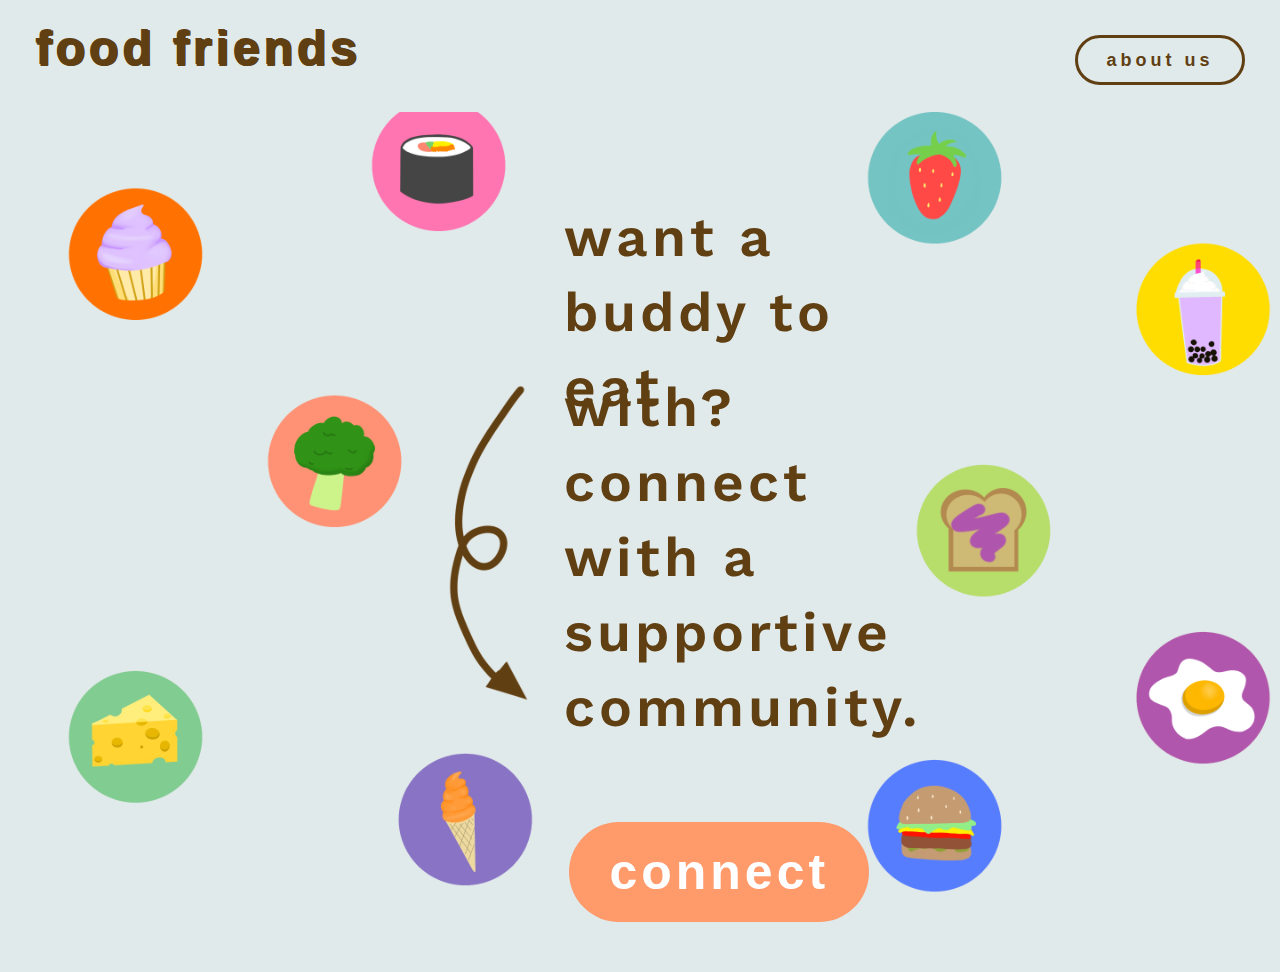
<file: index.html>
<!DOCTYPE html>
<html lang="en">
<head>
<title>food friends</title>
<meta charset="utf-8">
<meta name="viewport" content="width=device-width, initial-scale=1">
<link rel="stylesheet" href="main.css">
<style>
</style>
</head>
<body class="backgroundmainpage">

<div class="header">
  <a href="index.html" class="logo">food friends</a>
  <div class="header-right">
    <a href="aboutUs.html">
        <div class="aboutUsButtonPadding">      
          <button class="aboutUsButton" type="submit">
            about us
          </button>
        </div>
    </a>
  </div>
</div>


<div class="row">

  <!--left column-->
  <div class="leftColumn" style="background-color:transparent;"></div>

  <!--middle column-->
  <div class="midColumn">
    <!--middle words-->
    <div class="midWords">
      <p>want a</p> 
      <p>buddy to</p>
      <p>eat with?</p>
      <p>connect</p> 
      <p>with a</p>
      <p>supportive</p> 
      <p>community.</p>
    </div>

    <!--middle button-->
      <!--insert link here for where button leads us to-->
    <form action="name.html">
      <div class="connectButtonPadding">      
        <button class="connectButton" type="submit" value="">
          connect
        </button>
      </div>
    </form>
  </div>

  
  <div class="column" style="background-color:transparent;"></div>

</div>
</body>
</html>
</file>
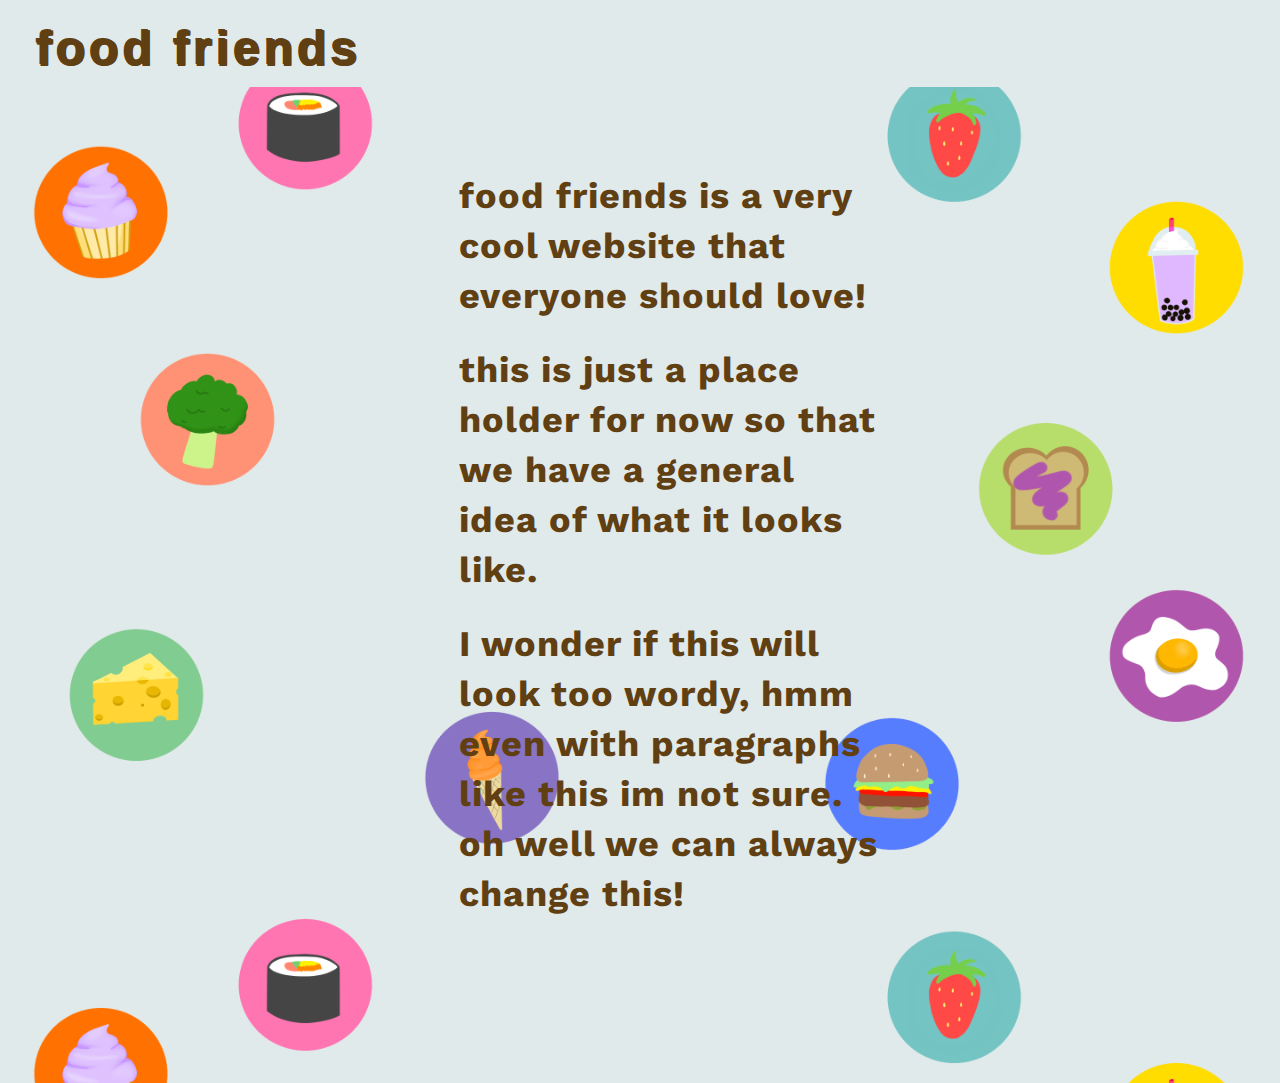
<file: aboutUs.html>
<!DOCTYPE html>
<html lang="en">
<head>
<title>food friends</title>
<meta charset="utf-8">
<meta name="viewport" content="width=device-width, initial-scale=1">
<link rel="stylesheet" href="main.css">
<style>
</style>
</head>
<body class="backgroundaboutuspage">

<div class="header">
  <a href="index.html" class="logo">food friends</a>
  </div>
</div>

<div class="row">

  <!--left column-->
  <div class="aboutUsSideColumn" style="background-color:transparent;">
  </div>

  <!--middle column-->
  <div class="aboutUsMidColumn">
    <!--middle words-->
    <div class="aboutUsPadding">
    <div class="midWords">
      <h1>food friends is a very cool website that everyone should love!</h1> 
        <h1>this is just a place holder for now so that we have a general idea of what it looks like.</h1>
        <h1>I wonder if this will look too wordy, hmm even with paragraphs like this im not sure. oh well we can always change this!</h1> 
    </div>
  </div>
  </div>

  <div class="aboutUsSideColumn" style="background-color:transparent;"></div>

</div>
</body>
</html>
</file>
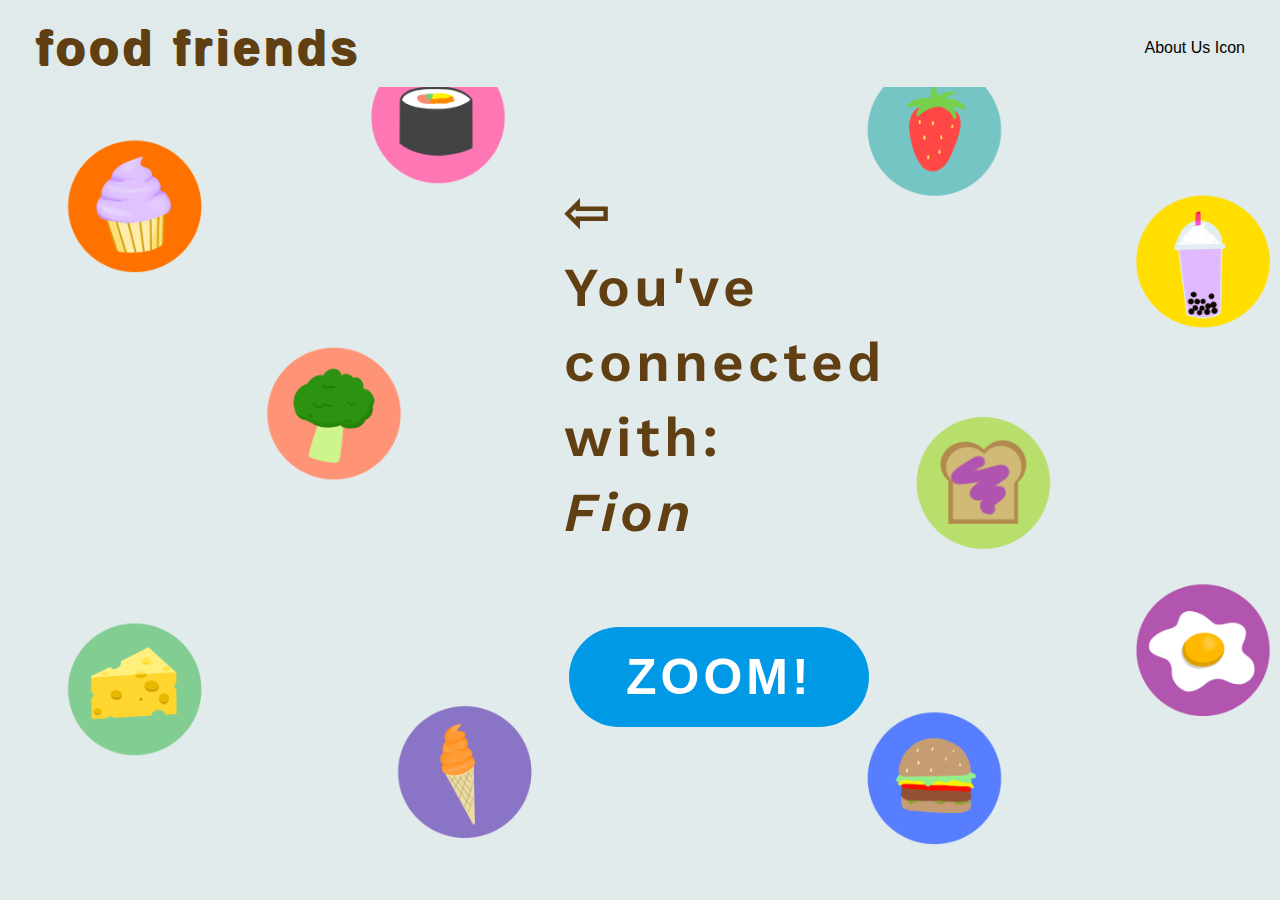
<file: connectPage.html>
<!DOCTYPE html>
<html lang="en">
<head>
<title>food friends</title>
<meta charset="utf-8">
<meta name="viewport" content="width=device-width, initial-scale=1">
<link rel="stylesheet" href="connectPage.css">
<style>
</style>
</head>
<body>

<div class="header">
  <a href="#default" class="logo">food friends</a>
  <div class="header-right">
    <a href="#about">About Us Icon</a>
  </div>
</div>


<div class="row">

  <!--left column-->
  <div class="leftColumn" style="background-color:transparent;">
  </div>

  <!--middle column-->
  <div class="midColumn">
    <!--middle words-->
    <div class="midWords">
      <p></p> 
      <a href="/tohomepage" class="backArrow">&#8678;</a>
      <p>You've</p>
      <p>connected</p> 
      <p>with:</p>
      <p><i>Fion</i></p> 
    </div>

    <!--middle button-->
      <!--insert link here for where button leads us to-->
    <form action="/zoomLink">
      <div class="connectButtonPadding">      
        <button class="connectButton" type="submit">
          ZOOM!
        </button>
      </div>
    </form>
  </div>

  
  <div class="column" style="background-color:transparent;"></div>

</div>
</body>
</html>
</file>
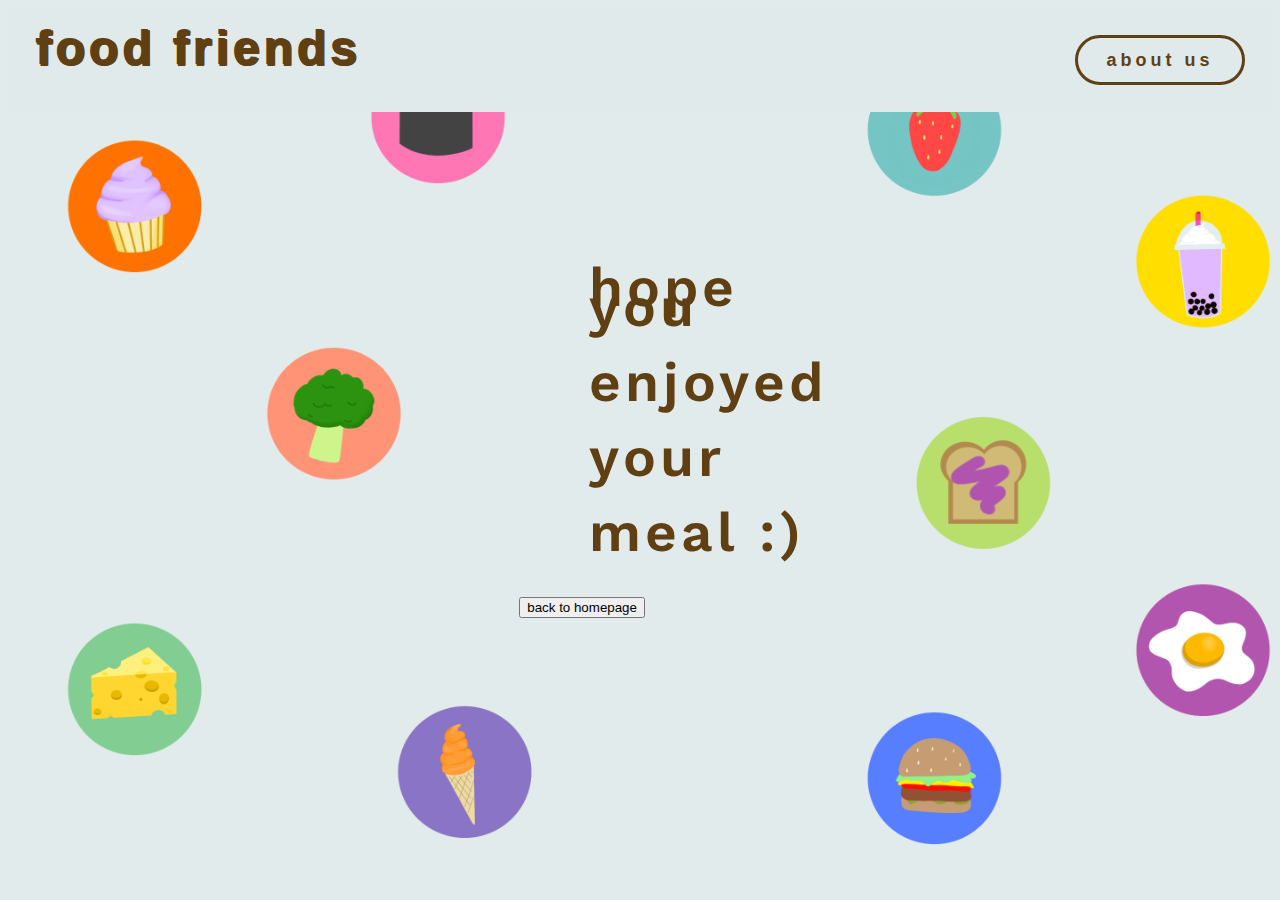
<file: gohome.html>
<!DOCTYPE html>
<html lang="en">
<head>
<title>food friends</title>
<meta charset="utf-8">
<meta name="viewport" content="width=device-width, initial-scale=1">
<link rel="stylesheet" href="main.css">
<style>
</style>
</head>
<body class="backgroundconnectpages">

<div class="header">
  <a href="index.html" class="logo">food friends</a>
  <div class="header-right">
 <a href="aboutUs.html">
        <div class="aboutUsButtonPadding">      
          <button class="aboutUsButton" type="submit">
            about us
          </button>
        </div>
    </a>  </div>
</div>


<div class="row">

  <!--left column-->
  <div class="leftColumn" style="background-color:transparent;">
  </div>

  <!--middle column-->
  <div class="midColumn">
    <!--middle words-->
    <div class="midWordsName">
      <p>hope you</p> 
      <p>enjoyed</p>
      <p>your</p>
      <p>meal :)</p> 

    </div>

    <!--middle button-->
      <!--insert link here for where button leads us to-->
    <form action="index.html">
      <div class="connectButtonPadding">      
        <button class="goMainButton" type="submit">
          back to homepage
        </button>
      </div>
    </form>
  </div>

  
  <div class="column" style="background-color:transparent;"></div>

</div>
</body>
</html>
</file>
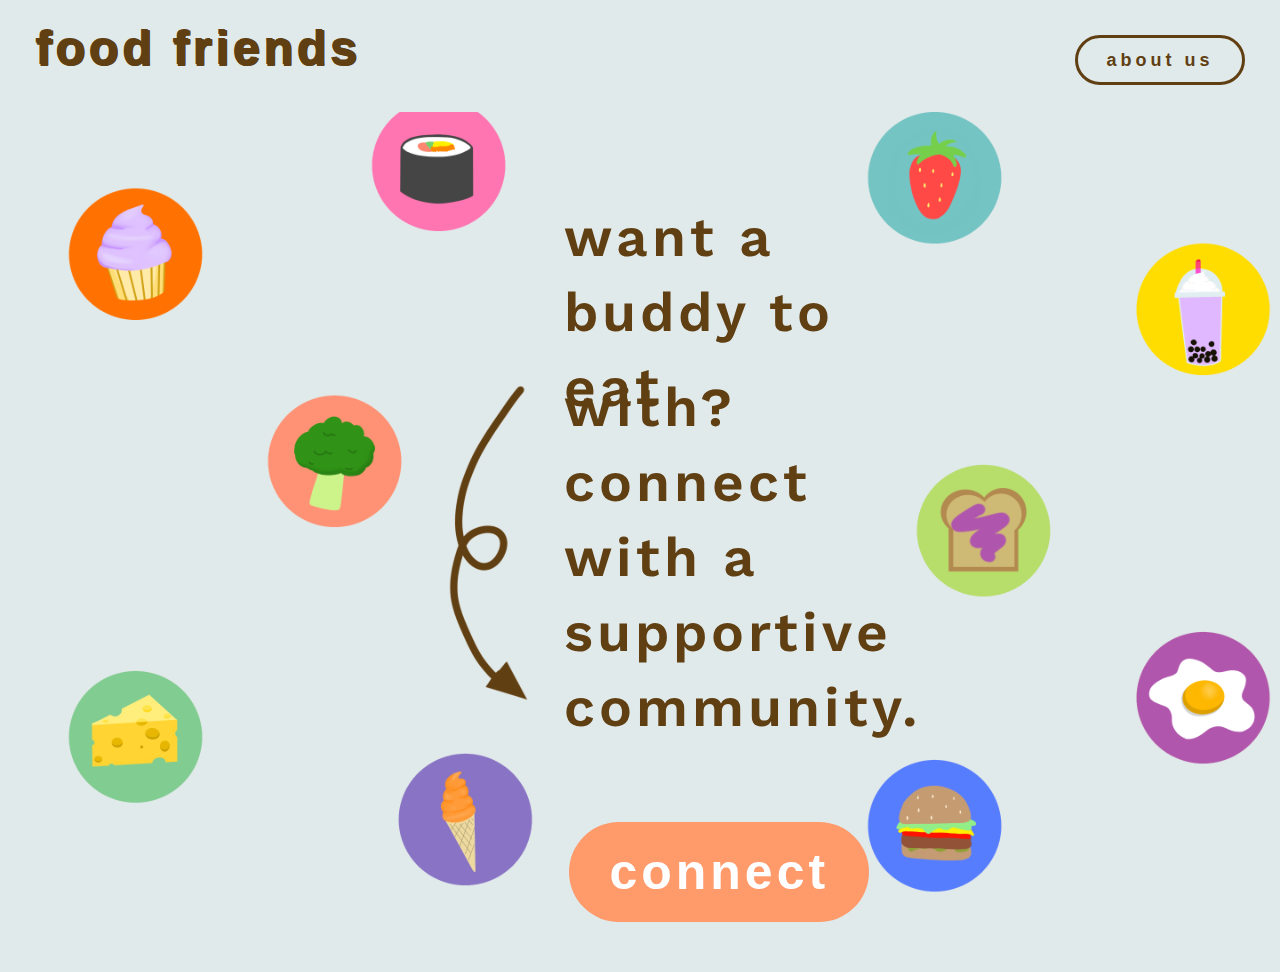
<file: main.html>
<!DOCTYPE html>
<html lang="en">
<head>
<title>food friends</title>
<meta charset="utf-8">
<meta name="viewport" content="width=device-width, initial-scale=1">
<link rel="stylesheet" href="main.css">
<style>
</style>
</head>
<body class="backgroundmainpage">

<div class="header">
  <a href="main.html" class="logo">food friends</a>
  <div class="header-right">
    <a href="aboutUs.html">
        <div class="aboutUsButtonPadding">      
          <button class="aboutUsButton" type="submit">
            about us
          </button>
        </div>
    </a>
  </div>
</div>


<div class="row">

  <!--left column-->
  <div class="leftColumn" style="background-color:transparent;"></div>

  <!--middle column-->
  <div class="midColumn">
    <!--middle words-->
    <div class="midWords">
      <p>want a</p> 
      <p>buddy to</p>
      <p>eat with?</p>
      <p>connect</p> 
      <p>with a</p>
      <p>supportive</p> 
      <p>community.</p>
    </div>

    <!--middle button-->
      <!--insert link here for where button leads us to-->
    <form action="name.html">
      <div class="connectButtonPadding">      
        <button class="connectButton" type="submit" value="">
          connect
        </button>
      </div>
    </form>
  </div>

  
  <div class="column" style="background-color:transparent;"></div>

</div>
</body>
</html>
</file>
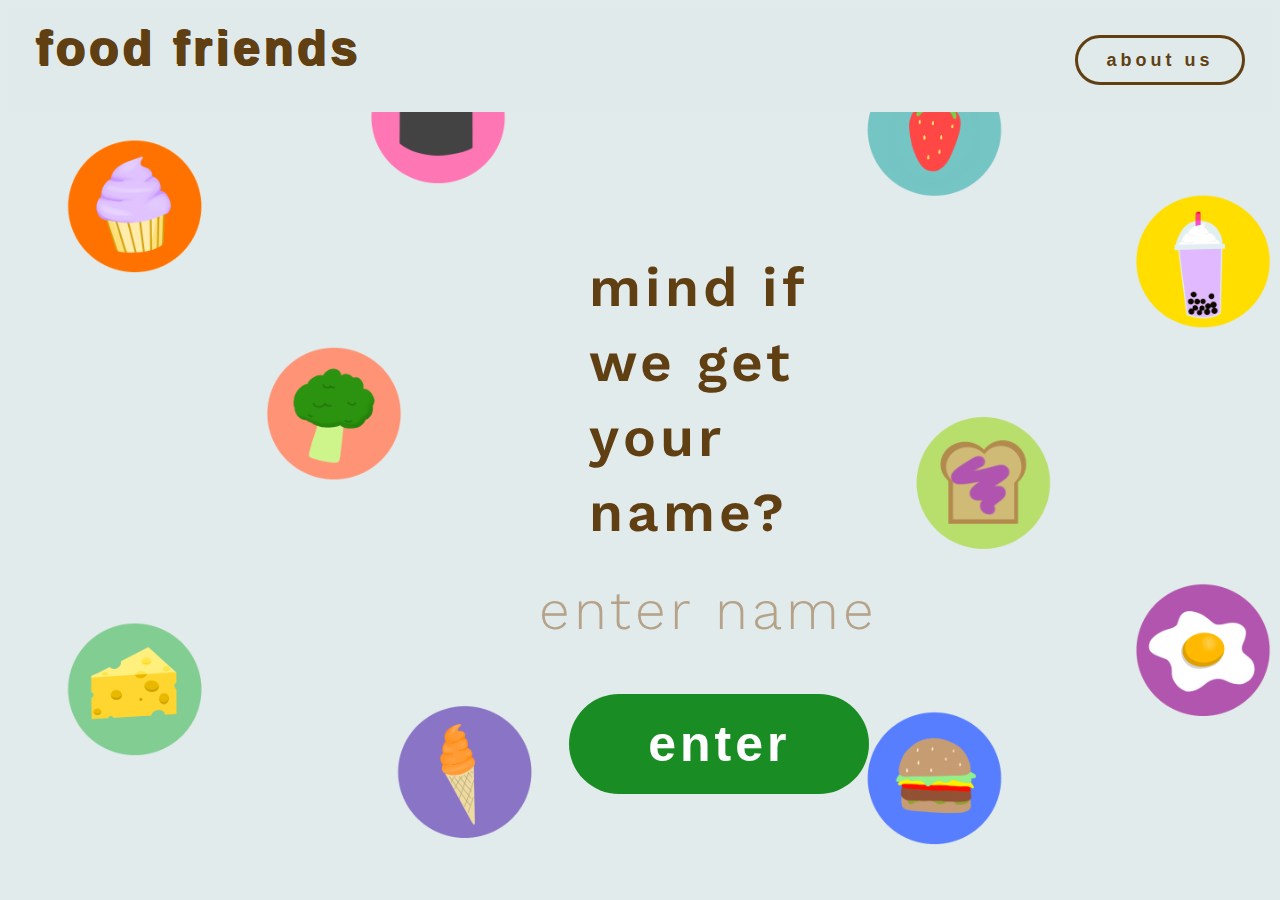
<file: name.html>
<!DOCTYPE html>
<html lang="en">
<head>
<title>food friends</title>
<meta charset="utf-8">
<meta name="viewport" content="width=device-width, initial-scale=1">
<link rel="stylesheet" href="main.css">
<style>
</style>
</head>
<body class="backgroundconnectpages">

<div class="header">
  <a href="index.html" class="logo">food friends</a>
  <div class="header-right">
 <a href="aboutUs.html">
        <div class="aboutUsButtonPadding">      
          <button class="aboutUsButton" type="submit">
            about us
          </button>
        </div>
    </a>  </div>
</div>


<div class="row">

  <!--left column-->
  <div class="leftColumn" style="background-color:transparent;">
  </div>

  <!--middle column-->
  <div class="midColumn">
    <!--middle words-->
    <div class="midWordsName">
      <p>mind if</p> 
      <p>we get</p>
      <p>your</p>
      <p>name?</p> 

    </div>

    <form>
         <input type="text" class="no-outline" placeholder="enter name">
        </form>

    <!--middle button-->
      <!--insert link here for where button leads us to-->
    <form action="zoom.html">
      <div class="connectButtonPadding">      
        <button class="enterButton" type="submit">
          enter
        </button>
      </div>
    </form>
  </div>

  
  <div class="column" style="background-color:transparent;"></div>

</div>
</body>
</html>
</file>
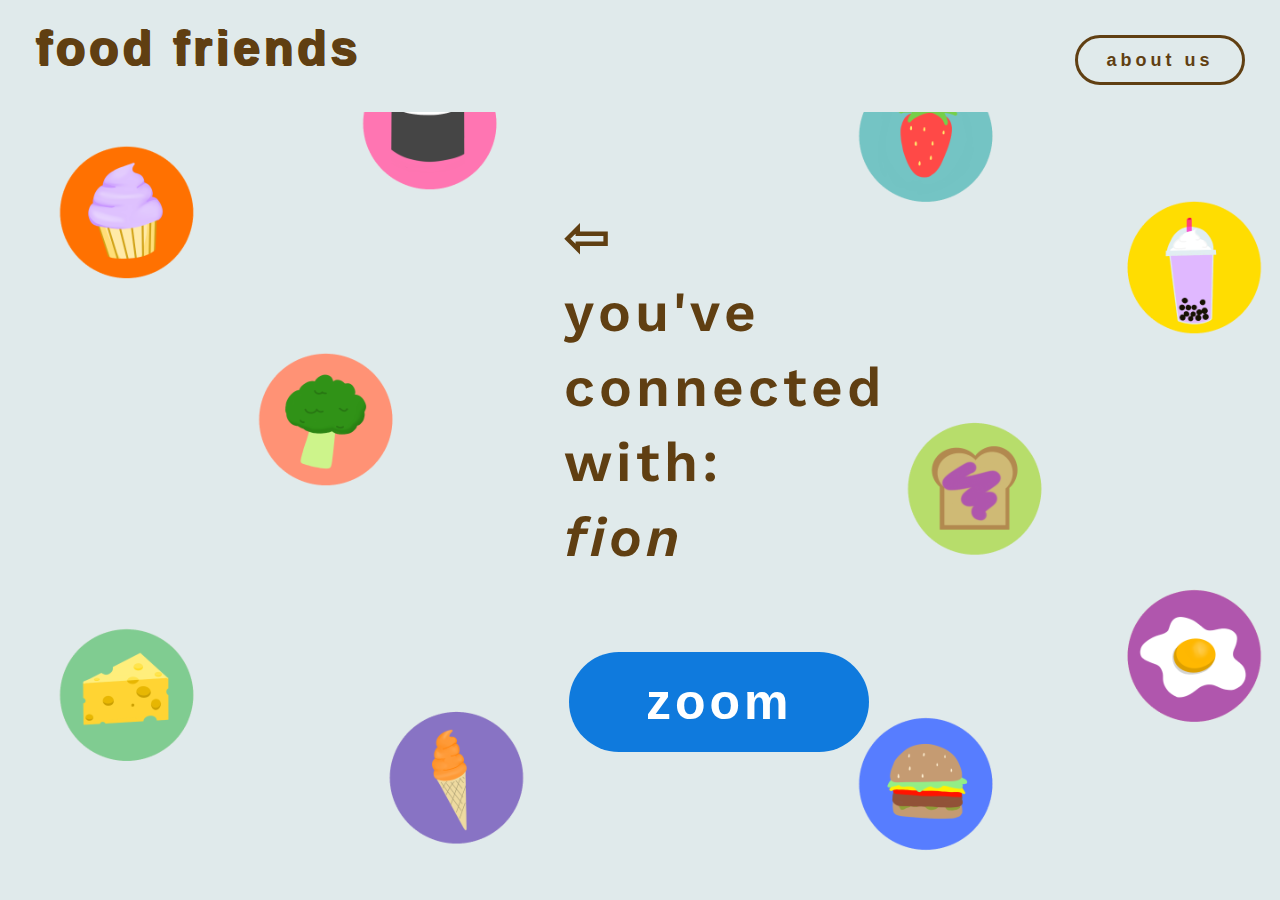
<file: zoom.html>
<!DOCTYPE html>
<html lang="en">
<head>
<title>food friends</title>
<meta charset="utf-8">
<meta name="viewport" content="width=device-width, initial-scale=1">
<link rel="stylesheet" href="zoom.css">
<style>
</style>
</head>
<body class="backgroundconnectpages">

<div class="header">
  <a href="index.html" class="logo">food friends</a>
  <div class="header-right">
 <a href="aboutUs.html">
        <div class="aboutUsButtonPadding">      
          <button class="aboutUsButton" type="submit">
            about us
          </button>
        </div>
    </a>  </div>
</div>


<div class="row">

  <!--left column-->
  <div class="leftColumn" style="background-color:transparent;">
  </div>

  <!--middle column-->
  <div class="midColumn">
    <!--middle words-->
    <div class="midWords">
      <p></p> 
      <a href="index.html" class="backArrow">&#8678;</a>
      <p>you've</p>
      <p>connected</p> 
      <p>with:</p>
      <p><i>fion</i></p> 
    </div>

    <!--middle button-->
      <!--insert link here for where button leads us to-->
    <form action="https://zoom.us/j/5904803855?pwd=SGdoeHlmNHE2RDc1dld4VXhZUjIwZz09"target="_blank">
      <div class="connectButtonPadding">      
        <button class="connectButton" type="submit">
          zoom          
        </button>
      </div>
    </form>
  </div>

  
  <div class="column" style="background-color:transparent;"></div>

</div>
</body>
</html>
</file>
<file: main.css>
@import url('https://fonts.googleapis.com/css?family=Work+Sans&display=swap');

h1{
    font-family: Work Sans;
    font-style: normal;
    line-height: 50px;
    color: #603F12;
    font-size:36px;
    letter-spacing: 1px;
}

* {
    box-sizing: border-box;
  }

body {
    font-family: Arial, Helvetica, sans-serif;
  }
  
  .backgroundmainpage {
    background-image:url('resource/backgroundv3.png');
    background-size:cover;
  }

  .backgroundaboutuspage {
    background-image:url('resource/aboutUsBackground.png');
    background-size:cover;
  }

  .backgroundconnectpages {
    background-image:url('resource/background.png');
    background-size:cover;
  }

  /* Style the header */
  .header {
    text-align: center;
    overflow: hidden;
    background-color: #E0EAEB;
    padding: 15px 15px;
  }
  
  .header a {
    float: left;
    color: black;
    padding: 12px;
    text-decoration: none;
    line-height: 25px;
    border-radius: 4px;
  }
  
  .header a.logo {
    font: Work Sans;
    color: #603F12;
    font-size: 48px;
    font-weight: bold;
    letter-spacing: 4px;
    text-shadow: 1px 2px, 2px 1px, 2px 2px;
  }
  
  .header-right {
    float: right;
  }
  
  @media screen and (max-width: 500px) {
    .header a {
      float: none;
      display: block;
      text-align: left;
    }
    
    .header-right {
      float: none;
    }
  }

  .headertitle {
    font-size: 48px;
    padding-left:50px;
    font-weight: 900;
  }

/* Create three equal columns that floats next to each other */
.column {
    float: left;
    width: 33.33%;
    padding: 10px;
    height: 500px; /* Should be removed. Only for demonstration */
  }
  
.leftColumn{
    float: left;
    width: 33.33%;
    padding: 10px;
    height: 500px; /* Should be removed. Only for demonstration */
  }
  
  .midColumn {
    float: left;
    width: 33.33%;
    padding: 10px;
    height: 500px; /* Should be removed. Only for demonstration */
    background-color:transparent;
  }

  .aboutUsSideColumn{
    float: left;
    width: 25%;
    padding: 10px;
    height: 500px; /* Should be removed. Only for demonstration */
  }
  
  .aboutUsMidColumn {
    float: left;
    width: 45%;
    padding: 10px;
    height: 500px; /* Should be removed. Only for demonstration */
    background-color:transparent;
  }
  .midWords {
    font-family: Work Sans;
    font-style: normal;
    font-weight: 600;
    font-size: 55px;
    line-height: 65px;
    letter-spacing: 4px;
    color: #603F12;
    text-align:middle;
    line-height:20px; 
    padding-top: 50px;
    /*padding-right: 30px;*/
    padding-left: 125px;
    }

    .midWordsName {
    font-family: Work Sans;
    font-style: normal;
    font-weight: 600;
    font-size: 55px;
    line-height: 65px;
    letter-spacing: 4px;
    color: #603F12;
    text-align:middle;
    line-height:20px; 
    padding-top: 100px;
    /*padding-right: 30px;*/
    padding-left: 150px;
    }

  .connectButton{
      width:300px;
      height:100px;
    background-color: #FF9A6B;
    padding: 15px 32px;
    text-align: center;
    text-decoration: none;
    display: inline-block;
    border-radius: 70px;
    border:none;
    font-size:50px;
    font-weight: 600;
    margin: 50px;
    color: #FFFFFF;
    letter-spacing: 4px;
  }

    .enterButton{
      width:300px;
      height:100px;
    background-color: #198C24;
    padding: 15px 32px;
    text-align: center;
    text-decoration: none;
    display: inline-block;
    border-radius: 70px;
    border:none;
    font-size:50px;
    font-weight: 600;
    margin: 50px;
    color: #FFFFFF;
    letter-spacing: 4px;
  }

  .aboutUsButton{
    width:170px;
    height:50px;
  background-color: #E0EAEB;
  padding: 5px 12px;
  text-decoration: none;
  display: inline-block;
  border-radius: 70px;
  border:3px solid #603F12;
  font-size:18px;
  font-weight: 900;
  color: #603F12;
  letter-spacing: 4px;
}

  .connectButton:hover{
  background-color: #f06525;
}
 .aboutUsButton:hover{
  background-color: #A5C1C3;
}
  .enterButton:hover{
  background-color: #1E4622;
}

.aboutUsPadding {
  padding-bottom: 140px;
}
  
  .connectButtonPadding {
    padding-left: 80px;
  }

  .aboutUsButtonPadding {
    padding-left: 10px;
  }

  .midButtonText{
    font-size:60px;
  }


  /* Clear floats after the columns */
  .row:after {
    content: "";
    display: table;
    clear: both;
  }
  
  /* Style the footer */
  .footer {
    background-color: #f1f1f1;
    padding: 10px;
    text-align: center;
  }

  /* Responsive layout - makes the three columns stack on top of each other instead of next to each other */
@media (max-width: 600px) {
    .column {
      width: 100%;
    }
  }

  /* input field style */

  input {
    border-top-style: hidden;
    border-right-style: hidden;
    border-left-style: hidden;
    border-bottom-style: hidden;
    background-color: transparent;
    padding-left: 100px;
  }

input,
input::-webkit-input-placeholder {
    font-size: 50px;
    line-height: 3;
    font-family: Work Sans;
    font-style: normal;
    font-weight: 300;
    font-size: 55px;
    line-height: 65px;
    letter-spacing: 4px;
    color: #B5A288;
    text-align:middle;
}

.no-outline:focus {
  outline: none;
}
</file>
<file: connectPage.css>
@import url('https://fonts.googleapis.com/css?family=Work+Sans&display=swap');

h1{
    font-family: Work Sans;
    font-style: normal;
    line-height: 65px;
    color: #603F12;
    font-size:40px;
    letter-spacing: 4px;
}



* {
    box-sizing: border-box;
  }

body {
    font-family: Arial, Helvetica, sans-serif;
    background-image:url('resource/background.png');
    background-size:cover;
  }
  
  /* Style the header */
  .header {
    text-align: center;
    overflow: hidden;
    background-color: #E0EAEB;
    padding: 15px 15px;
  }
  
  .header a {
    float: left;
    color: black;
    padding: 12px;
    text-decoration: none;
    line-height: 25px;
    border-radius: 4px;
  }
  
  .header a.logo {
    font: Work Sans;
    color: #603F12;
    font-size: 48px;
    font-weight: bold;
    letter-spacing: 4px;
    text-shadow: 1px 2px, 2px 1px, 2px 2px;
  }
  
  .backArrow{
      text-decoration:none;
      font: Work Sans;
    color: #603F12;
  }
  .backArrow:hover{
  color: #FF9A6B;
}
  
  .header-right {
    float: right;
  }
  
  @media screen and (max-width: 500px) {
    .header a {
      float: none;
      display: block;
      text-align: left;
    }
    
    .header-right {
      float: none;
    }
  }

  .headertitle {
    font-size: 48px;
    padding-left:50px;
    font-weight: 900;
  }

/* Create three equal columns that floats next to each other */
.column {
    float: left;
    width: 33.33%;
    padding: 10px;
    height: 500px; /* Should be removed. Only for demonstration */
  }
  
.leftColumn{
    float: left;
    width: 33.33%;
    padding: 10px;
    height: 500px; /* Should be removed. Only for demonstration */
  }
  
  .midColumn {
    float: left;
    width: 33.33%;
    padding: 10px;
    height: 500px; /* Should be removed. Only for demonstration */
    background-color:transparent;
  }

  .midWords {
    font-family: Work Sans;
    font-style: normal;
    font-weight: 600;
    font-size: 55px;
    line-height: 65px;
    letter-spacing: 4px;
    color: #603F12;
    text-align:middle;
    line-height:20px; 
    padding-top: 50px;
    /*padding-right: 30px;*/
    padding-left: 125px;
    }

  .connectButton{
      width:300px;
      height:100px;
    background-color: #0099e5;
    padding: 15px 32px;
    text-align: center;
    text-decoration: none;
    display: inline-block;
    font-size: 16px;
    border-radius: 70px;
    border:none;
    font-size:50px;
    font-weight: 600;
    margin: 50px;
    color: #FFFFFF;
    letter-spacing: 4px;
  }

  .connectButton:hover{
  background-color: #f06525;
}
  
  .connectButtonPadding {
    padding-left: 80px;
  }

  .midButtonText{
    font-size:60px;
  }


  /* Clear floats after the columns */
  .row:after {
    content: "";
    display: table;
    clear: both;
  }
  
  /* Style the footer */
  .footer {
    background-color: #f1f1f1;
    padding: 10px;
    text-align: center;
  }

  /* Responsive layout - makes the three columns stack on top of each other instead of next to each other */
@media (max-width: 600px) {
    .column {
      width: 100%;
    }
  }
</file>
<file: zoom.css>
@import url('https://fonts.googleapis.com/css?family=Work+Sans&display=swap');

h1{
    font-family: Work Sans;
    font-style: normal;
    line-height: 50px;
    color: #603F12;
    font-size:36px;
    letter-spacing: 1px;
}



* {
    box-sizing: border-box;
  }

body {
    font-family: Arial, Helvetica, sans-serif;
  }
  
  .backgroundmainpage {
    background-image:url('resource/backgroundv3.png');
    background-size:cover;
  }

  .backgroundaboutuspage {
    background-image:url('resource/aboutUsBackground.png');
    background-size:cover;
  }

  .backgroundconnectpages {
    background-image:url('resource/backgroundv4.png');
    background-size:cover;
  }
  
  /* Style the header */
  .header {
    text-align: center;
    overflow: hidden;
    background-color: #E0EAEB;
    padding: 15px 15px;
  }
  
  .header a {
    float: left;
    color: black;
    padding: 12px;
    text-decoration: none;
    line-height: 25px;
    border-radius: 4px;
  }
  
  .header a.logo {
    font: Work Sans;
    color: #603F12;
    font-size: 48px;
    font-weight: bold;
    letter-spacing: 4px;
    text-shadow: 1px 2px, 2px 1px, 2px 2px;
  }
  
  .backArrow{
      text-decoration:none;
      font: Work Sans;
    color: #603F12;
  }
  .backArrow:hover{
  color: #A5C1C3;
}
  
  .header-right {
    float: right;
  }
  
  @media screen and (max-width: 500px) {
    .header a {
      float: none;
      display: block;
      text-align: left;
    }
    
    .header-right {
      float: none;
    }
  }

  .headertitle {
    font-size: 48px;
    padding-left:50px;
    font-weight: 900;
  }

/* Create three equal columns that floats next to each other */

.leftColumn{
    float: left;
    width: 33.33%;
    padding: 10px;
  }
  
  .midColumn {
    float: left;
    width: 33.33%;
    padding: 10px;
    background-color:transparent;
  }

  .column{
    float: left;
    width: 33.33%;
    padding: 10px;
  }


  .midWords {
    font-family: Work Sans;
    font-style: normal;
    font-weight: 600;
    font-size: 55px;
    line-height: 65px;
    letter-spacing: 4px;
    color: #603F12;
    text-align:middle;
    line-height:20px; 
    padding-top: 50px;
    /*padding-right: 30px;*/
    padding-left: 125px;
    }

  .connectButton{
      width:300px;
      height:100px;
    background-color: #0F7ADD;
    padding: 15px 32px;
    text-align: center;
    text-decoration: none;
    display: inline-block;
    font-size: 16px;
    border-radius: 70px;
    border:none;
    font-size:50px;
    font-weight: 600;
    margin: 50px;
    color: #FFFFFF;
    letter-spacing: 4px;
  }

  .connectButton:hover{
  background-color: #01407A;
}
  
  .connectButtonPadding {
    padding-left: 80px;
  }

  .aboutUsButton{
    width:170px;
    height:50px;
  background-color: #E0EAEB;
  padding: 5px 12px;
  text-decoration: none;
  display: inline-block;
  border-radius: 70px;
  border:3px solid #603F12;
  font-size:18px;
  font-weight: 900;
  color: #603F12;
  letter-spacing: 4px;
}

 .aboutUsButton:hover{
  background-color: #A5C1C3;
}

  .midButtonText{
    font-size:60px;
  }


  /* Clear floats after the columns */
  .row:after {
    content: "";
    display: table;
    clear: both;
  }
  
  /* Style the footer */
  .footer {
    background-color: #f1f1f1;
    padding: 10px;
    text-align: center;
  }

  /* Responsive layout - makes the three columns stack on top of each other instead of next to each other */
@media (max-width: 600px) {
    .column {
      width: 100%;
    }
  }
</file>
